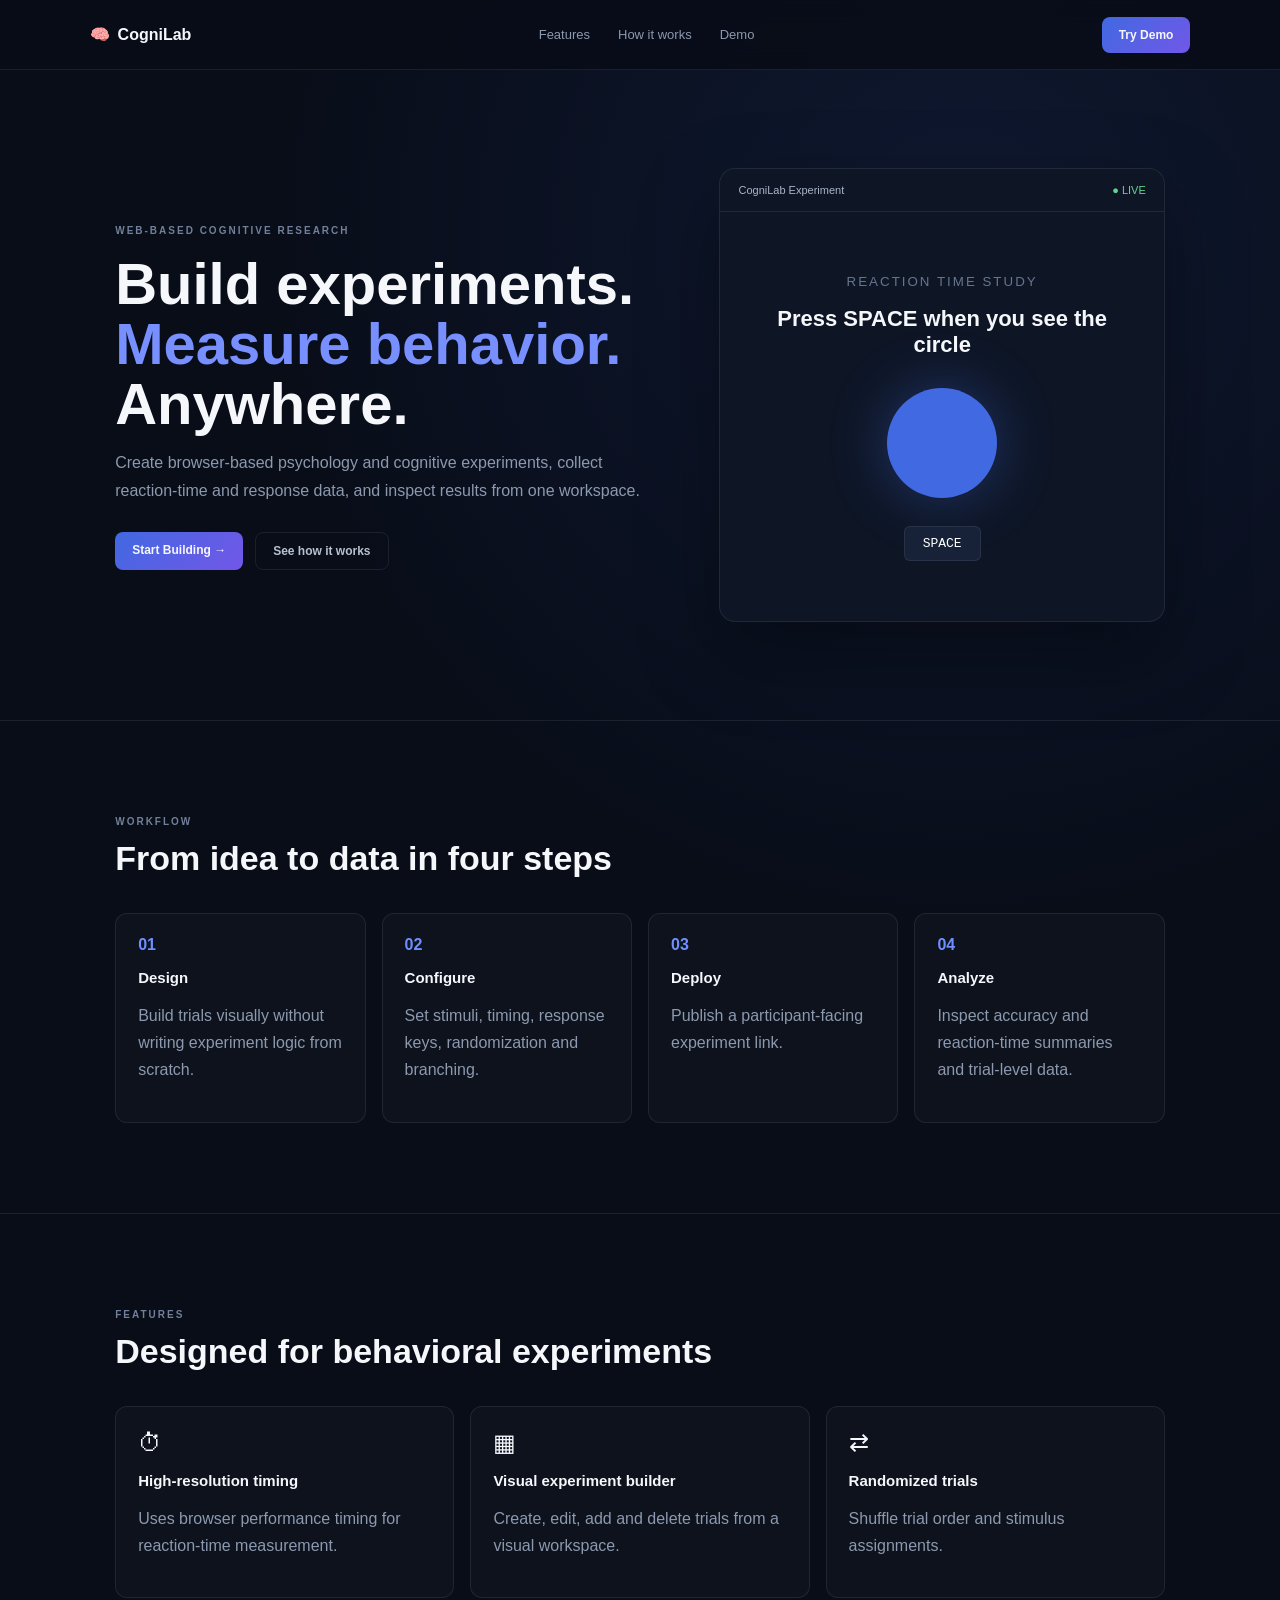
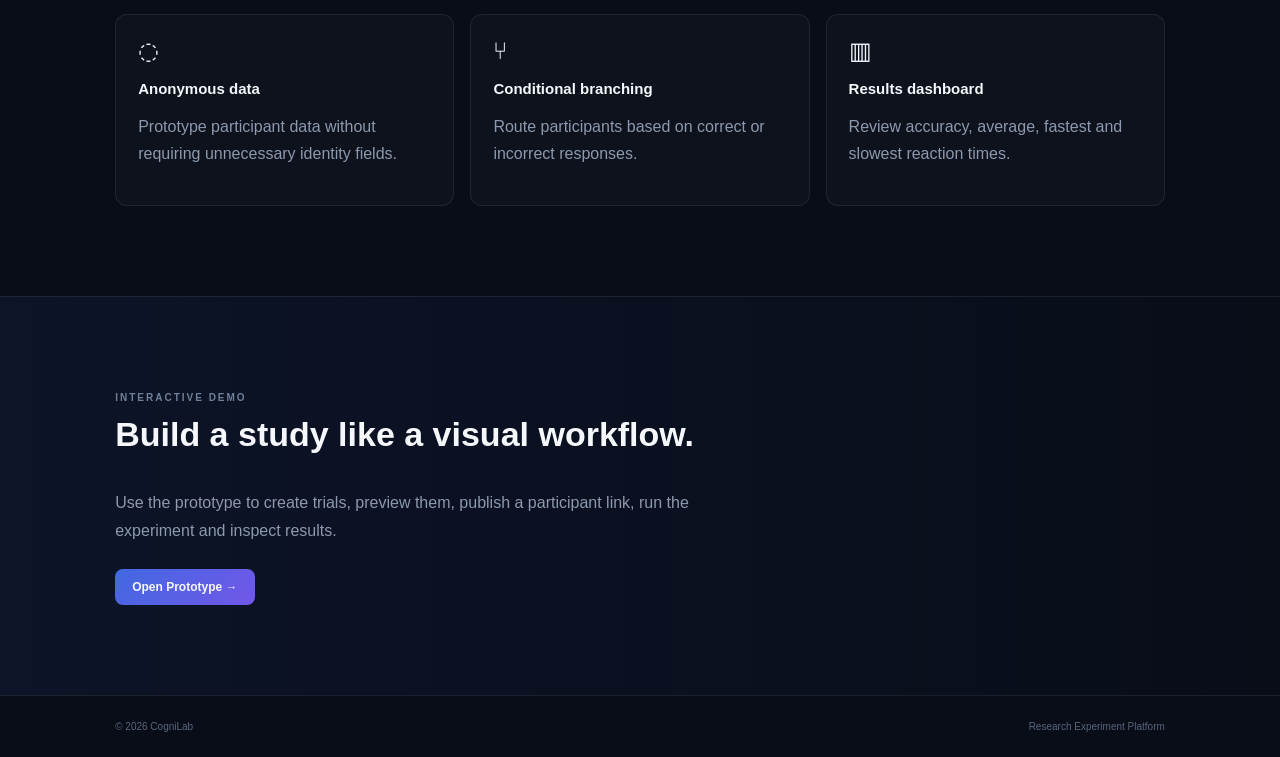
<file: index.html>
<!DOCTYPE html>
<html lang="en">

<head>
    <meta charset="UTF-8">
    <meta name="viewport" content="width=device-width, initial-scale=1.0">

    <title>CogniLab | Cognitive Research Platform</title>

    <link rel="stylesheet" href="style.css">
</head>

<body>

    <!-- =========================
         NAVBAR
    ========================== -->

    <header class="nav">

        <a href="index.html" class="brand">
            <span>🧠</span>
            CogniLab
        </a>

        <nav>

            <a href="#features">
                Features
            </a>

            <a href="#workflow">
                How it works
            </a>

            <a href="#demo">
                Demo
            </a>

        </nav>

        <a
            href="login.html"
            class="nav-cta"
        >
            Try Demo
        </a>

    </header>


    <main>

        <!-- =========================
             HERO
        ========================== -->

        <section class="hero">

            <div class="hero-copy">

                <span class="eyebrow">
                    WEB-BASED COGNITIVE RESEARCH
                </span>

                <h1>
                    Build experiments.
                    <br>

                    <span>
                        Measure behavior.
                    </span>

                    <br>

                    Anywhere.
                </h1>

                <p>
                    Create browser-based psychology and cognitive
                    experiments, collect reaction-time and response
                    data, and inspect results from one workspace.
                </p>

                <div class="actions">

                    <a
                        href="login.html"
                        class="btn primary"
                    >
                        Start Building →
                    </a>

                    <a
                        href="#workflow"
                        class="btn ghost"
                    >
                        See how it works
                    </a>

                </div>

            </div>


            <!-- Experiment Preview -->

            <div class="hero-card">

                <div class="mock-top">

                    <span>
                        CogniLab Experiment
                    </span>

                    <span class="live">
                        ● LIVE
                    </span>

                </div>


                <div class="mock-body">

                    <small>
                        REACTION TIME STUDY
                    </small>

                    <h3>
                        Press SPACE when you see
                        the circle
                    </h3>

                    <div class="mock-circle"></div>

                    <kbd>
                        SPACE
                    </kbd>

                </div>

            </div>

        </section>


        <!-- =========================
             WORKFLOW
        ========================== -->

        <section
            id="workflow"
            class="section"
        >

            <span class="eyebrow">
                WORKFLOW
            </span>

            <h2>
                From idea to data in four steps
            </h2>


            <div class="grid4">

                <article>

                    <b>
                        01
                    </b>

                    <h3>
                        Design
                    </h3>

                    <p>
                        Build trials visually without
                        writing experiment logic from
                        scratch.
                    </p>

                </article>


                <article>

                    <b>
                        02
                    </b>

                    <h3>
                        Configure
                    </h3>

                    <p>
                        Set stimuli, timing, response
                        keys, randomization and
                        branching.
                    </p>

                </article>


                <article>

                    <b>
                        03
                    </b>

                    <h3>
                        Deploy
                    </h3>

                    <p>
                        Publish a participant-facing
                        experiment link.
                    </p>

                </article>


                <article>

                    <b>
                        04
                    </b>

                    <h3>
                        Analyze
                    </h3>

                    <p>
                        Inspect accuracy and reaction-time
                        summaries and trial-level data.
                    </p>

                </article>

            </div>

        </section>


        <!-- =========================
             FEATURES
        ========================== -->

        <section
            id="features"
            class="section"
        >

            <span class="eyebrow">
                FEATURES
            </span>

            <h2>
                Designed for behavioral experiments
            </h2>


            <div class="feature-grid">

                <article>

                    <span>
                        ⏱
                    </span>

                    <h3>
                        High-resolution timing
                    </h3>

                    <p>
                        Uses browser performance timing
                        for reaction-time measurement.
                    </p>

                </article>


                <article>

                    <span>
                        ▦
                    </span>

                    <h3>
                        Visual experiment builder
                    </h3>

                    <p>
                        Create, edit, add and delete trials
                        from a visual workspace.
                    </p>

                </article>


                <article>

                    <span>
                        ⇄
                    </span>

                    <h3>
                        Randomized trials
                    </h3>

                    <p>
                        Shuffle trial order and
                        stimulus assignments.
                    </p>

                </article>


                <article>

                    <span>
                        ◌
                    </span>

                    <h3>
                        Anonymous data
                    </h3>

                    <p>
                        Prototype participant data
                        without requiring unnecessary
                        identity fields.
                    </p>

                </article>


                <article>

                    <span>
                        ⑂
                    </span>

                    <h3>
                        Conditional branching
                    </h3>

                    <p>
                        Route participants based on
                        correct or incorrect responses.
                    </p>

                </article>


                <article>

                    <span>
                        ▥
                    </span>

                    <h3>
                        Results dashboard
                    </h3>

                    <p>
                        Review accuracy, average,
                        fastest and slowest reaction times.
                    </p>

                </article>

            </div>

        </section>


        <!-- =========================
             DEMO
        ========================== -->

        <section
            id="demo"
            class="demo section"
        >

            <div>

                <span class="eyebrow">
                    INTERACTIVE DEMO
                </span>

                <h2>
                    Build a study like a
                    visual workflow.
                </h2>

                <p>
                    Use the prototype to create trials,
                    preview them, publish a participant
                    link, run the experiment and inspect
                    results.
                </p>

                <a
                    href="login.html"
                    class="btn primary"
                >
                    Open Prototype →
                </a>

            </div>

        </section>

    </main>


    <!-- =========================
         FOOTER
    ========================== -->

    <footer>

        <span>
            © 2026 CogniLab
        </span>

        <span>
            Research Experiment Platform
        </span>

    </footer>

</body>

</html>
</file>
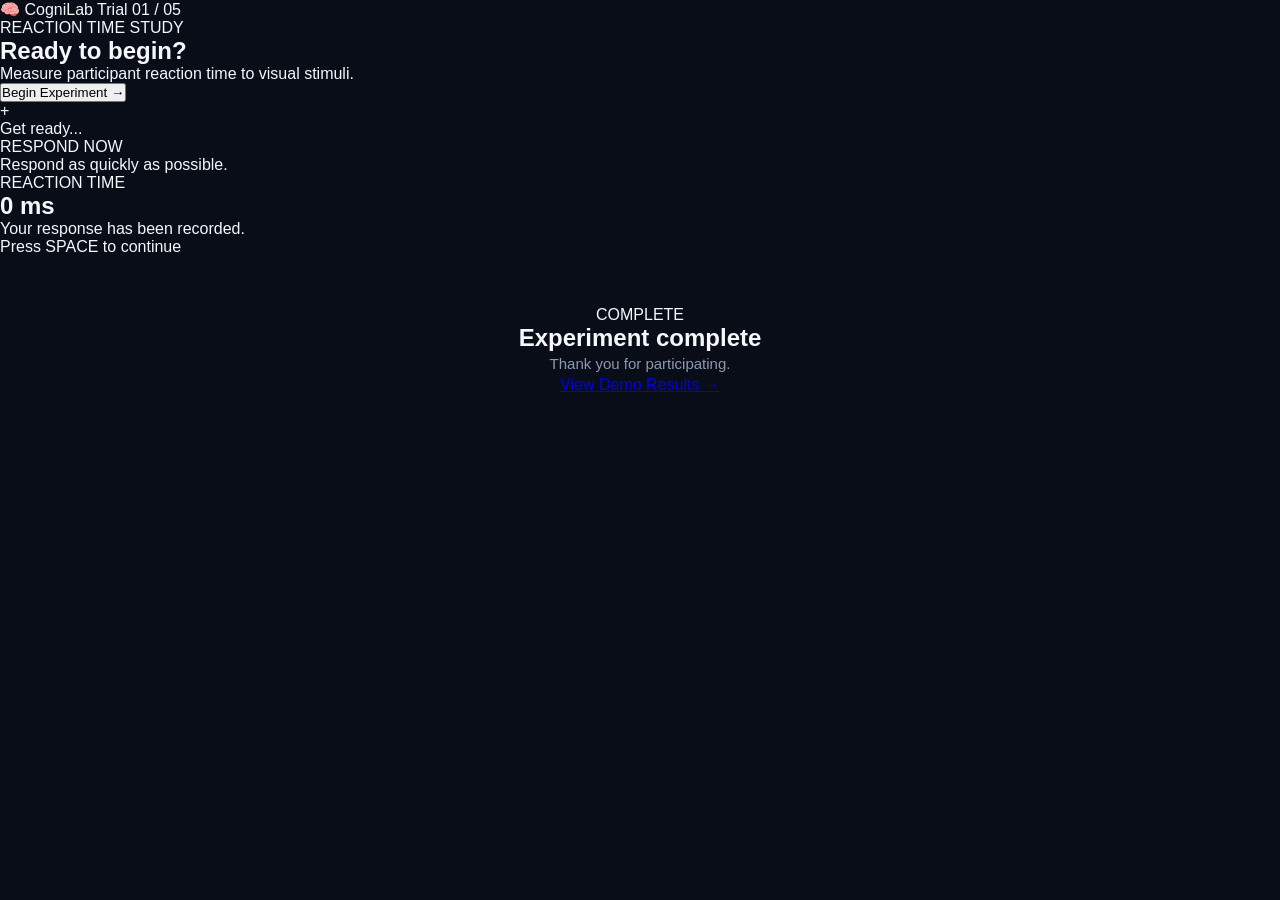
<file: experiment.html>
<!DOCTYPE html>
<html lang="en">

<head>

    <meta charset="UTF-8">

    <meta
        name="viewport"
        content="width=device-width, initial-scale=1.0"
    >

    <title>
        Participant Experiment | CogniLab
    </title>

    <link
        rel="stylesheet"
        href="experiment.css"
    >

</head>


<body>

    <div class="experiment-shell">


        <!-- =========================
             TOP BAR
        ========================== -->

        <div class="topbar">

            <span>
                🧠 CogniLab
            </span>


            <span class="progress-area">

                <span>
                    Trial 01 / 05
                </span>

            </span>

        </div>



        <!-- =========================
             INSTRUCTION SCREEN
        ========================== -->

        <section
            class="experiment-screen instruction-screen active"
        >

            <span class="eyebrow">
                REACTION TIME STUDY
            </span>


            <h1>
                Ready to begin?
            </h1>


            <p>
                You will see visual stimuli.
                Respond as quickly and accurately
                as possible.
            </p>


            <button
                class="begin-button"
                type="button"
            >
                Begin Experiment →
            </button>

        </section>



        <!-- =========================
             FIXATION SCREEN
        ========================== -->

        <section
            class="experiment-screen fixation-screen"
        >

            <div class="fixation">
                +
            </div>


            <p>
                Get ready...
            </p>

        </section>



        <!-- =========================
             STIMULUS SCREEN
        ========================== -->

        <section
            class="experiment-screen stimulus-screen"
        >

            <span class="eyebrow">
                RESPOND NOW
            </span>


            <div id="stimulus">
            </div>


            <p>
                Respond as quickly as possible.
            </p>

        </section>



        <!-- =========================
             RESPONSE SCREEN
        ========================== -->

        <section
            class="experiment-screen response-screen"
        >

            <div class="response-content">

                <span class="eyebrow">
                    REACTION TIME
                </span>


                <h1>
                    0
                    <span>
                        ms
                    </span>
                </h1>


                <p>
                    Your response has been recorded.
                </p>


                <p>
                    Press SPACE to continue
                </p>

            </div>

        </section>



        <!-- =========================
             COMPLETION SCREEN
        ========================== -->

        <section
            class="experiment-screen completion-screen"
        >

            <span class="eyebrow">
                COMPLETE
            </span>


            <h1>
                Experiment complete
            </h1>


            <p>
                Thank you for participating.
            </p>


            <a
                href="results.html"
                class="results-button"
            >
                View Demo Results →
            </a>

        </section>

    </div>


    <!-- =========================
         JAVASCRIPT
    ========================== -->

    <script src="experiment.js"></script>

</body>

</html>
</file>
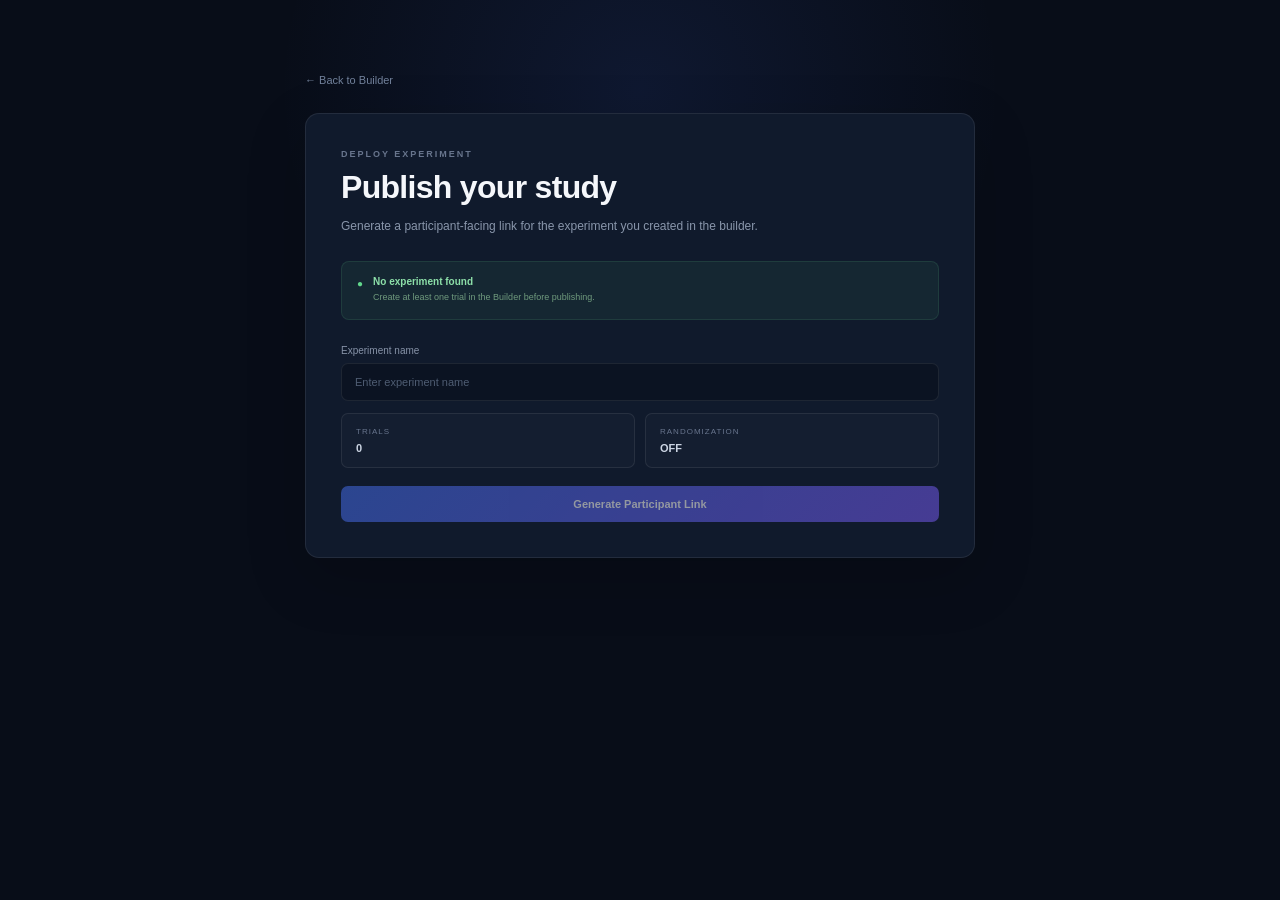
<file: publish.html>
<!DOCTYPE html>
<html lang="en">

<head>

    <meta charset="UTF-8">

    <meta
        name="viewport"
        content="width=device-width, initial-scale=1.0"
    >

    <title>
        Publish | CogniLab
    </title>

    <link
        rel="stylesheet"
        href="publish.css"
    >

</head>


<body>


    <main class="page">


        <!-- =====================================
             BACK LINK
        ====================================== -->

        <a
            href="builder.html"
            class="back"
        >
            ← Back to Builder
        </a>



        <!-- =====================================
             PUBLISH CARD
        ====================================== -->

        <section class="card">


            <span class="eyebrow">
                DEPLOY EXPERIMENT
            </span>


            <h1>
                Publish your study
            </h1>


            <p>
                Generate a participant-facing link
                for the experiment you created in
                the builder.
            </p>



            <!-- =================================
                 STATUS
            ================================== -->

            <div
                class="status"
                id="status"
            >

                <span>
                    ●
                </span>

                <div>

                    <strong>
                        Ready to publish
                    </strong>

                    <small>
                        Your experiment is stored
                        in this browser.
                    </small>

                </div>

            </div>



            <!-- =================================
                 EXPERIMENT NAME
            ================================== -->

            <label for="name">

                Experiment name

            </label>


            <input
                id="name"
                type="text"
                placeholder="Enter experiment name"
                autocomplete="off"
            >



            <!-- =================================
                 EXPERIMENT SUMMARY
            ================================== -->

            <div
                class="summary"
                id="summary"
            >

                <div>

                    <span>
                        TRIALS
                    </span>

                    <strong id="trialCount">
                        0
                    </strong>

                </div>


                <div>

                    <span>
                        RANDOMIZATION
                    </span>

                    <strong id="randomization">
                        OFF
                    </strong>

                </div>

            </div>



            <!-- =================================
                 PUBLISH BUTTON
            ================================== -->

            <button
                id="publish"
                type="button"
            >
                Generate Participant Link
            </button>



            <!-- =================================
                 GENERATED LINK
            ================================== -->

            <div
                id="result"
                class="result hidden"
            >

                <span class="result-label">
                    PARTICIPANT LINK
                </span>


                <div class="link-row">

                    <input
                        id="link"
                        type="text"
                        readonly
                    >


                    <button
                        id="copy"
                        type="button"
                    >
                        Copy
                    </button>

                </div>


                <div class="result-actions">

                    <a
                        id="open"
                        href="experiment.html"
                    >
                        Open participant experiment →
                    </a>

                </div>


                <p class="prototype-note">
                    This prototype link opens the
                    participant experiment in the
                    current frontend application.
                    Backend-generated public study
                    URLs will be added later.
                </p>

            </div>


        </section>


    </main>


    <script src="publish.js"></script>

</body>

</html>
</file>
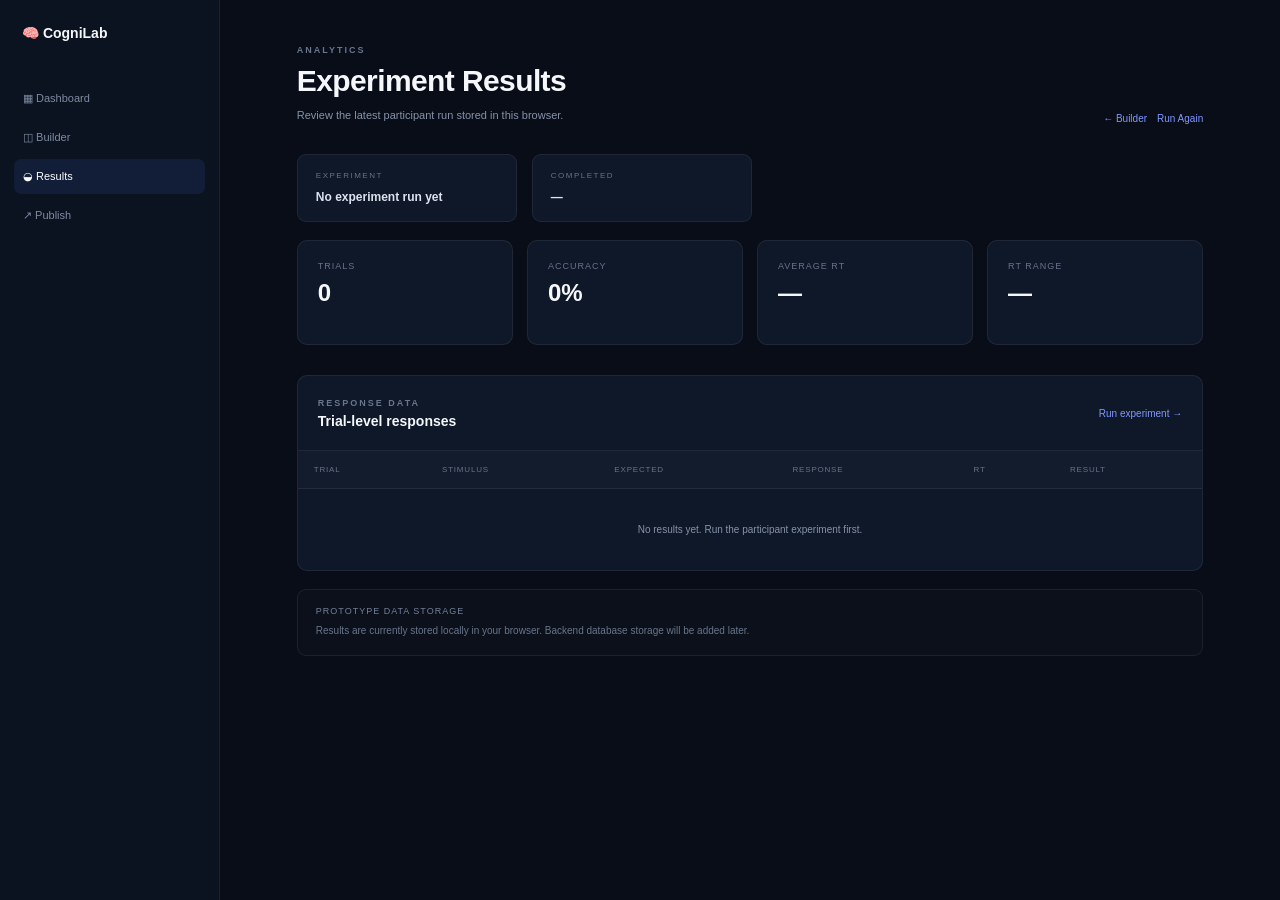
<file: results.html>
<!DOCTYPE html>
<html lang="en">

<head>

    <meta charset="UTF-8">

    <meta
        name="viewport"
        content="width=device-width, initial-scale=1.0"
    >

    <title>
        Results | CogniLab
    </title>

    <link
        rel="stylesheet"
        href="results.css"
    >

</head>


<body>


    <!-- =========================================
         SIDEBAR
    ========================================== -->

    <aside class="sidebar">

        <a
            class="brand"
            href="dashboard.html"
        >
            🧠 CogniLab
        </a>


        <nav>

            <a href="dashboard.html">
                ▦ Dashboard
            </a>

            <a href="builder.html">
                ◫ Builder
            </a>

            <a
                class="active"
                href="results.html"
            >
                ◒ Results
            </a>

            <a href="publish.html">
                ↗ Publish
            </a>

        </nav>

    </aside>



    <!-- =========================================
         MAIN CONTENT
    ========================================== -->

    <main>


        <!-- HEADER -->

        <header>

            <div>

                <span class="eyebrow">
                    ANALYTICS
                </span>


                <h1>
                    Experiment Results
                </h1>


                <p>
                    Review the latest participant run
                    stored in this browser.
                </p>

            </div>


            <div class="header-actions">

                <a href="builder.html">
                    ← Builder
                </a>

                <a href="experiment.html">
                    Run Again
                </a>

            </div>

        </header>



        <!-- =====================================
             EXPERIMENT INFORMATION
        ====================================== -->

        <section class="experiment-info">

            <div>

                <span>
                    EXPERIMENT
                </span>

                <strong id="experimentName">
                    —
                </strong>

            </div>


            <div>

                <span>
                    COMPLETED
                </span>

                <strong id="completedAt">
                    —
                </strong>

            </div>

        </section>



        <!-- =====================================
             SUMMARY STATISTICS
        ====================================== -->

        <section class="stats">


            <article>

                <span>
                    TRIALS
                </span>

                <b id="total">
                    0
                </b>

            </article>


            <article>

                <span>
                    ACCURACY
                </span>

                <b id="accuracy">
                    0%
                </b>

            </article>


            <article>

                <span>
                    AVERAGE RT
                </span>

                <b id="average">
                    —
                </b>

            </article>


            <article>

                <span>
                    RT RANGE
                </span>

                <b id="range">
                    —
                </b>

            </article>


        </section>



        <!-- =====================================
             TRIAL RESULTS TABLE
        ====================================== -->

        <section class="panel">


            <div class="panel-head">

                <div>

                    <span class="eyebrow">
                        RESPONSE DATA
                    </span>

                    <h2>
                        Trial-level responses
                    </h2>

                </div>


                <a href="experiment.html">
                    Run experiment →
                </a>

            </div>



            <div class="table-wrap">

                <table>

                    <thead>

                        <tr>

                            <th>
                                Trial
                            </th>

                            <th>
                                Stimulus
                            </th>

                            <th>
                                Expected
                            </th>

                            <th>
                                Response
                            </th>

                            <th>
                                RT
                            </th>

                            <th>
                                Result
                            </th>

                        </tr>

                    </thead>


                    <tbody id="rows">

                        <tr>

                            <td
                                colspan="6"
                                class="empty"
                            >
                                No results yet.
                                Run the participant
                                experiment first.
                            </td>

                        </tr>

                    </tbody>

                </table>

            </div>

        </section>



        <!-- =====================================
             FOOTER NOTE
        ====================================== -->

        <div class="data-note">

            <span>
                Prototype data storage
            </span>

            <p>
                Results are currently stored locally
                in your browser. Backend database
                storage will be added later.
            </p>

        </div>


    </main>


    <script src="results.js"></script>

</body>

</html>
</file>
<file: style.css>
:root {
    --bg: #080d18;
    --panel: #0e1626;
    --panel2: #111c30;

    --text: #f5f7fb;
    --muted: #8c99ae;

    --line: rgba(255, 255, 255, 0.08);

    --blue: #4169e1;
    --purple: #7257e8;
    --green: #61d68b;
}


/* =========================
   RESET
========================= */

* {
    box-sizing: border-box;
}


html {
    scroll-behavior: smooth;
}


body {
    margin: 0;

    background:
        radial-gradient(
            circle at 75% 10%,
            rgba(65, 105, 225, 0.12),
            transparent 30%
        ),
        var(--bg);

    color: var(--text);

    font-family:
        Arial,
        Helvetica,
        sans-serif;
}


a {
    color: inherit;
    text-decoration: none;
}


/* =========================
   NAVBAR
========================= */

.nav {
    height: 70px;

    padding: 0 7%;

    display: flex;
    align-items: center;
    justify-content: space-between;

    border-bottom: 1px solid var(--line);

    position: sticky;
    top: 0;

    background: rgba(8, 13, 24, 0.9);

    backdrop-filter: blur(12px);

    z-index: 5;
}


.brand {
    font-weight: 700;

    display: flex;
    align-items: center;

    gap: 8px;
}


.nav nav {
    display: flex;

    gap: 28px;

    color: var(--muted);

    font-size: 13px;
}


.nav nav a {
    transition: 0.2s;
}


.nav nav a:hover {
    color: white;
}


.nav-cta {
    border-radius: 8px;

    padding: 11px 17px;

    font-size: 12px;

    font-weight: 700;

    background:
        linear-gradient(
            135deg,
            var(--blue),
            var(--purple)
        );
}


/* =========================
   BUTTONS
========================= */

.btn {
    border-radius: 8px;

    padding: 11px 17px;

    font-size: 12px;

    font-weight: 700;

    display: inline-block;

    transition:
        transform 0.2s,
        opacity 0.2s;
}


.btn:hover {
    transform: translateY(-2px);

    opacity: 0.92;
}


.primary {
    background:
        linear-gradient(
            135deg,
            var(--blue),
            var(--purple)
        );
}


.ghost {
    border: 1px solid var(--line);

    color: #b8c1d1;
}


/* =========================
   HERO
========================= */

.hero {
    min-height: 650px;

    padding: 90px 9%;

    display: grid;

    grid-template-columns:
        1.1fr
        0.9fr;

    gap: 60px;

    align-items: center;
}


.hero-copy {
    max-width: 700px;
}


.eyebrow {
    font-size: 10px;

    letter-spacing: 2px;

    color: #71809a;

    font-weight: 700;
}


.hero h1 {
    font-size: 58px;

    line-height: 1.03;

    margin: 16px 0;
}


.hero h1 span {
    color: #7890ff;
}


.hero p {
    color: var(--muted);

    line-height: 1.7;

    max-width: 650px;
}


.actions {
    display: flex;

    gap: 12px;

    margin-top: 28px;
}


/* =========================
   HERO MOCKUP
========================= */

.hero-card {
    background: var(--panel);

    border: 1px solid var(--line);

    border-radius: 16px;

    box-shadow:
        0 30px 80px rgba(0, 0, 0, 0.35);

    overflow: hidden;
}


.mock-top {
    padding: 15px 18px;

    border-bottom: 1px solid var(--line);

    font-size: 11px;

    color: #aab5c8;

    display: flex;

    justify-content: space-between;
}


.live {
    color: var(--green);
}


.mock-body {
    text-align: center;

    padding: 60px 30px;
}


.mock-body small {
    color: #66758e;

    letter-spacing: 2px;
}


.mock-body h3 {
    font-size: 22px;

    max-width: 400px;

    margin:
        16px
        auto
        30px;
}


.mock-circle {
    width: 110px;

    height: 110px;

    border-radius: 50%;

    background: #4169e1;

    margin: auto;

    box-shadow:
        0 0 55px
        rgba(65, 105, 225, 0.35);
}


kbd {
    display: inline-block;

    margin-top: 28px;

    padding: 9px 18px;

    background: #172238;

    border: 1px solid var(--line);

    border-radius: 6px;

    color: #fff;
}


/* =========================
   SECTIONS
========================= */

.section {
    padding: 90px 9%;

    border-top: 1px solid var(--line);
}


.section h2 {
    font-size: 34px;

    margin:
        10px
        0
        35px;
}


.section p {
    color: var(--muted);

    line-height: 1.7;
}


/* =========================
   WORKFLOW
========================= */

.grid4 {
    display: grid;

    grid-template-columns:
        repeat(4, 1fr);

    gap: 16px;
}


.grid4 article {
    background:
        rgba(255, 255, 255, 0.025);

    border: 1px solid var(--line);

    border-radius: 12px;

    padding: 22px;

    transition:
        transform 0.2s,
        border-color 0.2s;
}


.grid4 article:hover {
    transform: translateY(-4px);

    border-color:
        rgba(65, 105, 225, 0.35);
}


.grid4 b {
    color: #6f8fff;
}


.grid4 h3 {
    font-size: 15px;
}


/* =========================
   FEATURES
========================= */

.feature-grid {
    display: grid;

    grid-template-columns:
        repeat(3, 1fr);

    gap: 16px;
}


.feature-grid article {
    background:
        rgba(255, 255, 255, 0.025);

    border: 1px solid var(--line);

    border-radius: 12px;

    padding: 22px;

    transition:
        transform 0.2s,
        border-color 0.2s;
}


.feature-grid article:hover {
    transform: translateY(-4px);

    border-color:
        rgba(65, 105, 225, 0.35);
}


.feature-grid span {
    font-size: 24px;
}


.feature-grid h3 {
    font-size: 15px;
}


/* =========================
   DEMO
========================= */

.demo {
    background:
        linear-gradient(
            90deg,
            rgba(65, 105, 225, 0.08),
            transparent
        );
}


.demo h2 {
    max-width: 650px;
}


.demo p {
    max-width: 650px;

    margin-bottom: 25px;
}


/* =========================
   FOOTER
========================= */

footer {
    padding: 25px 9%;

    border-top: 1px solid var(--line);

    display: flex;

    justify-content: space-between;

    color: #59667d;

    font-size: 10px;
}


/* =========================
   RESPONSIVE
========================= */

@media (max-width: 850px) {

    .hero {
        grid-template-columns: 1fr;
    }


    .grid4,
    .feature-grid {
        grid-template-columns:
            1fr 1fr;
    }


    .nav nav {
        display: none;
    }


    .hero h1 {
        font-size: 42px;
    }

}


@media (max-width: 550px) {

    .hero {
        padding:
            60px 6%;
    }


    .section {
        padding:
            60px 6%;
    }


    .grid4,
    .feature-grid {
        grid-template-columns: 1fr;
    }


    .actions {
        flex-direction: column;
    }


    .btn {
        text-align: center;
    }


    footer {
        padding:
            20px 6%;

        flex-direction: column;

        gap: 8px;
    }

}
</file>
<file: experiment.css>
/* =========================================================
   CogniLab Participant Experiment
========================================================= */

* {
    margin: 0;
    padding: 0;
    box-sizing: border-box;
}

html,
body {
    width: 100%;
    min-height: 100%;
}

body {
    font-family: Arial, Helvetica, sans-serif;

    background: #080d18;
    color: #f5f7fb;

    min-height: 100vh;
}


/* =========================================================
   EXPERIMENT CONTAINER
========================================================= */

.experiment-page {
    min-height: 100vh;

    display: flex;
    align-items: center;
    justify-content: center;

    padding: 40px 20px;
}

.experiment-container {
    width: 100%;
    max-width: 900px;

    background: #0e1626;

    border: 1px solid rgba(255, 255, 255, 0.08);

    border-radius: 18px;

    padding: 50px;

    box-shadow:
        0 25px 70px rgba(0, 0, 0, 0.35);
}


/* =========================================================
   HEADER
========================================================= */

.experiment-header {
    text-align: center;

    margin-bottom: 40px;
}

.experiment-header h1 {
    font-size: 32px;

    margin-bottom: 12px;
}

.experiment-header p {
    color: #8c99ae;

    font-size: 15px;

    line-height: 1.6;
}


/* =========================================================
   PROGRESS
========================================================= */

.progress-container {
    margin-bottom: 35px;
}

.progress-info {
    display: flex;

    justify-content: space-between;

    margin-bottom: 9px;

    color: #8c99ae;

    font-size: 13px;
}

.progress-bar {
    width: 100%;
    height: 7px;

    background: rgba(255, 255, 255, 0.08);

    border-radius: 10px;

    overflow: hidden;
}

.progress-fill {
    width: 0%;

    height: 100%;

    background: linear-gradient(
        90deg,
        #4169e1,
        #7257e8
    );

    border-radius: 10px;

    transition: width 0.25s ease;
}


/* =========================================================
   TRIAL AREA
========================================================= */

.trial-area {
    min-height: 350px;

    display: flex;
    flex-direction: column;

    align-items: center;
    justify-content: center;

    text-align: center;

    padding: 35px 20px;
}


/* =========================================================
   TRIAL TITLE
========================================================= */

.trial-title {
    font-size: 24px;

    margin-bottom: 15px;
}

.trial-description {
    max-width: 650px;

    color: #8c99ae;

    font-size: 16px;

    line-height: 1.6;

    margin-bottom: 30px;
}


/* =========================================================
   STIMULUS
========================================================= */

.stimulus {
    display: flex;

    align-items: center;
    justify-content: center;

    min-height: 160px;

    width: 100%;

    margin-bottom: 30px;

    font-size: 26px;
    font-weight: 600;

    color: #f5f7fb;
}


/* Text stimulus */

.stimulus-text {
    padding: 25px 35px;

    border-radius: 14px;

    background: rgba(65, 105, 225, 0.08);

    border: 1px solid rgba(65, 105, 225, 0.18);
}


/* Circle stimulus */

.stimulus-circle {
    width: 150px;
    height: 150px;

    border-radius: 50%;

    margin: auto;
}


/* Square stimulus */

.stimulus-square {
    width: 150px;
    height: 150px;

    border-radius: 12px;

    margin: auto;
}


/* =========================================================
   RESPONSE AREA
========================================================= */

.response-area {
    width: 100%;

    display: flex;
    flex-direction: column;

    align-items: center;

    gap: 18px;
}

.response-instruction {
    color: #8c99ae;

    font-size: 14px;
}


/* =========================================================
   RESPONSE BUTTONS
========================================================= */

.response-buttons {
    display: flex;

    justify-content: center;

    flex-wrap: wrap;

    gap: 12px;

    width: 100%;
}

.response-button {
    min-width: 130px;

    padding: 13px 20px;

    border-radius: 9px;

    border: 1px solid rgba(255, 255, 255, 0.1);

    background: #111c30;

    color: #f5f7fb;

    font-size: 14px;
    font-weight: 600;

    cursor: pointer;

    transition: 0.2s;
}

.response-button:hover {
    border-color: #4169e1;

    background: rgba(65, 105, 225, 0.12);

    transform: translateY(-1px);
}

.response-button:active {
    transform: translateY(0);
}


/* =========================================================
   KEYBOARD RESPONSE
========================================================= */

.keyboard-hint {
    margin-top: 10px;

    padding: 10px 15px;

    border-radius: 8px;

    background: rgba(255, 255, 255, 0.05);

    color: #8c99ae;

    font-size: 13px;
}

.keyboard-key {
    display: inline-block;

    min-width: 35px;

    padding: 4px 9px;

    margin: 0 3px;

    border-radius: 5px;

    background: #18243a;

    border: 1px solid rgba(255, 255, 255, 0.12);

    color: #f5f7fb;

    font-weight: 700;
}


/* =========================================================
   START / NEXT BUTTON
========================================================= */

.experiment-button {
    padding: 14px 30px;

    border: none;

    border-radius: 9px;

    background: linear-gradient(
        135deg,
        #4169e1,
        #7257e8
    );

    color: white;

    font-size: 15px;
    font-weight: 700;

    cursor: pointer;

    transition: 0.2s;
}

.experiment-button:hover {
    opacity: 0.92;

    transform: translateY(-1px);
}

.experiment-button:disabled {
    opacity: 0.5;

    cursor: not-allowed;

    transform: none;
}


/* =========================================================
   FEEDBACK
========================================================= */

.feedback {
    min-height: 25px;

    margin-top: 20px;

    font-size: 14px;

    font-weight: 600;
}

.feedback.correct {
    color: #61d68b;
}

.feedback.incorrect {
    color: #ff7b8a;
}


/* =========================================================
   COMPLETION SCREEN
========================================================= */

.completion-screen {
    text-align: center;

    padding: 50px 20px;
}

.completion-icon {
    width: 70px;
    height: 70px;

    display: flex;

    align-items: center;
    justify-content: center;

    margin: 0 auto 25px;

    border-radius: 50%;

    background: rgba(97, 214, 139, 0.12);

    border: 1px solid rgba(97, 214, 139, 0.25);

    color: #61d68b;

    font-size: 32px;
}

.completion-screen h2 {
    font-size: 28px;

    margin-bottom: 12px;
}

.completion-screen p {
    color: #8c99ae;

    font-size: 15px;

    line-height: 1.6;
}


/* =========================================================
   LOADING
========================================================= */

.loading-screen {
    text-align: center;

    padding: 60px 20px;
}

.loading-spinner {
    width: 42px;
    height: 42px;

    margin: 0 auto 20px;

    border: 3px solid rgba(255, 255, 255, 0.1);

    border-top-color: #4169e1;

    border-radius: 50%;

    animation: spin 0.8s linear infinite;
}

.loading-screen p {
    color: #8c99ae;

    font-size: 14px;
}

@keyframes spin {

    from {
        transform: rotate(0deg);
    }

    to {
        transform: rotate(360deg);
    }

}


/* =========================================================
   ERROR
========================================================= */

.error-screen {
    text-align: center;

    padding: 50px 20px;
}

.error-screen h2 {
    color: #ff7b8a;

    margin-bottom: 12px;
}

.error-screen p {
    color: #8c99ae;

    line-height: 1.6;
}


/* =========================================================
   FOOTER
========================================================= */

.experiment-footer {
    margin-top: 30px;

    padding-top: 20px;

    border-top: 1px solid rgba(255, 255, 255, 0.07);

    text-align: center;

    color: #66748b;

    font-size: 12px;
}


/* =========================================================
   FULLSCREEN MODE
========================================================= */

.experiment-page.fullscreen {
    padding: 0;
}

.experiment-page.fullscreen .experiment-container {
    max-width: none;

    min-height: 100vh;

    border: none;

    border-radius: 0;

    box-shadow: none;

    display: flex;

    flex-direction: column;

    justify-content: center;
}


/* =========================================================
   RESPONSIVE
========================================================= */

@media (max-width: 700px) {

    .experiment-page {
        padding: 15px;
    }

    .experiment-container {
        padding: 30px 20px;

        border-radius: 14px;
    }

    .experiment-header h1 {
        font-size: 26px;
    }

    .trial-title {
        font-size: 21px;
    }

    .stimulus-circle,
    .stimulus-square {
        width: 110px;
        height: 110px;
    }

    .response-buttons {
        flex-direction: column;

        align-items: stretch;
    }

    .response-button {
        width: 100%;
    }

}


/* =========================================================
   ACCESSIBILITY
========================================================= */

button:focus-visible,
input:focus-visible {
    outline: 2px solid #4169e1;

    outline-offset: 3px;
}
</file>
<file: publish.css>
/* =========================================
   COGNILAB - PUBLISH PAGE
========================================= */

:root {
    --bg: #080d18;
    --panel: #101a2c;

    --text: #f5f7fb;
    --muted: #8996ab;
    --subtle: #68758d;

    --line: rgba(255, 255, 255, 0.08);

    --blue: #4169e1;
    --purple: #7257e8;

    --green: #61d68b;
}


/* =========================================
   RESET
========================================= */

* {
    box-sizing: border-box;
}


html,
body {
    margin: 0;

    min-height: 100%;
}


body {

    min-height: 100vh;

    background:
        radial-gradient(
            circle at 50% 10%,
            rgba(65, 105, 225, 0.12),
            transparent 35%
        ),
        var(--bg);

    color: var(--text);

    font-family:
        Arial,
        Helvetica,
        sans-serif;
}


/* =========================================
   PAGE
========================================= */

.page {

    width: 100%;

    max-width: 720px;

    margin: 0 auto;

    padding:
        70px 25px 60px;
}


/* =========================================
   BACK LINK
========================================= */

.back {

    display: inline-block;

    color: #71809a;

    text-decoration: none;

    font-size: 11px;

    transition:
        color 0.15s ease;
}


.back:hover {

    color: #a9b6cb;
}


/* =========================================
   MAIN CARD
========================================= */

.card {

    margin-top: 25px;

    padding: 35px;

    background: var(--panel);

    border:
        1px solid var(--line);

    border-radius: 14px;

    box-shadow:
        0 20px 60px rgba(0, 0, 0, 0.18);
}


/* =========================================
   EYEBROW
========================================= */

.eyebrow {

    display: block;

    font-size: 9px;

    letter-spacing: 2px;

    color: var(--subtle);

    font-weight: bold;
}


/* =========================================
   HEADING
========================================= */

.card h1 {

    margin:
        10px 0 10px;

    font-size: 32px;

    line-height: 1.15;

    letter-spacing: -0.7px;
}


.card > p {

    margin: 0;

    max-width: 580px;

    color: var(--muted);

    line-height: 1.7;

    font-size: 12px;
}


/* =========================================
   STATUS
========================================= */

.status {

    margin:
        25px 0;

    padding:
        14px 15px;

    display: flex;

    align-items: flex-start;

    gap: 10px;

    background:
        rgba(97, 214, 139, 0.07);

    border:
        1px solid rgba(97, 214, 139, 0.12);

    border-radius: 8px;

    color: var(--green);
}


.status > span {

    font-size: 10px;

    line-height: 1.5;
}


.status strong {

    display: block;

    color: #8de0a9;

    font-size: 10px;

    font-weight: 600;
}


.status small {

    display: block;

    margin-top: 4px;

    color: #6f9a7d;

    font-size: 9px;

    line-height: 1.5;
}


/* =========================================
   FORM LABEL
========================================= */

.card > label {

    display: block;

    margin-bottom: 7px;

    color: #8793a8;

    font-size: 10px;
}


/* =========================================
   INPUT
========================================= */

.card input {

    width: 100%;

    min-width: 0;

    padding:
        12px 13px;

    background: #0b1322;

    border:
        1px solid var(--line);

    border-radius: 7px;

    outline: none;

    color: white;

    font-family: inherit;

    font-size: 11px;

    transition:
        border-color 0.15s ease,
        box-shadow 0.15s ease;
}


.card input::placeholder {

    color: #4f5d73;
}


.card input:focus {

    border-color:
        rgba(65, 105, 225, 0.55);

    box-shadow:
        0 0 0 3px rgba(65, 105, 225, 0.08);
}


/* =========================================
   EXPERIMENT SUMMARY
========================================= */

.summary {

    display: grid;

    grid-template-columns:
        1fr 1fr;

    gap: 10px;

    margin-top: 12px;
}


.summary > div {

    padding:
        13px 14px;

    background:
        rgba(255, 255, 255, 0.018);

    border:
        1px solid var(--line);

    border-radius: 7px;
}


.summary span {

    display: block;

    color: var(--subtle);

    font-size: 8px;

    letter-spacing: 1px;
}


.summary strong {

    display: block;

    margin-top: 6px;

    color: #cbd4e2;

    font-size: 11px;
}


/* =========================================
   PUBLISH BUTTON
========================================= */

#publish {

    width: 100%;

    margin-top: 18px;

    padding:
        12px 16px;

    border: 0;

    border-radius: 7px;

    background:
        linear-gradient(
            135deg,
            var(--blue),
            var(--purple)
        );

    color: white;

    font-size: 11px;

    font-weight: bold;

    cursor: pointer;

    transition:
        transform 0.15s ease,
        box-shadow 0.15s ease,
        opacity 0.15s ease;
}


#publish:hover {

    transform: translateY(-1px);

    box-shadow:
        0 8px 25px rgba(65, 105, 225, 0.22);
}


#publish:active {

    transform: translateY(0);
}


#publish:disabled {

    cursor: not-allowed;

    opacity: 0.55;

    transform: none;

    box-shadow: none;
}


/* =========================================
   RESULT AREA
========================================= */

.result {

    margin-top: 25px;

    padding-top: 22px;

    border-top:
        1px solid var(--line);
}


.result-label {

    display: block;

    margin-bottom: 8px;

    color: var(--subtle);

    font-size: 9px;

    letter-spacing: 1.5px;
}


/* =========================================
   LINK ROW
========================================= */

.link-row {

    display: flex;

    gap: 8px;
}


.link-row input {

    flex: 1;

    min-width: 0;
}


#copy {

    flex-shrink: 0;

    min-width: 72px;

    padding:
        0 14px;

    border:
        1px solid rgba(65, 105, 225, 0.25);

    border-radius: 7px;

    background:
        rgba(65, 105, 225, 0.10);

    color: #91a5ff;

    font-size: 10px;

    cursor: pointer;

    transition:
        background 0.15s ease,
        color 0.15s ease;
}


#copy:hover {

    background:
        rgba(65, 105, 225, 0.18);

    color: white;
}


/* =========================================
   RESULT ACTION
========================================= */

.result-actions {

    margin-top: 15px;
}


.result-actions a {

    color: #8198ff;

    text-decoration: none;

    font-size: 10px;
}


.result-actions a:hover {

    color: #a7b6ff;
}


/* =========================================
   PROTOTYPE NOTE
========================================= */

.prototype-note {

    margin:
        17px 0 0;

    color: #66748b;

    font-size: 9px;

    line-height: 1.6;
}


/* =========================================
   HIDDEN
========================================= */

.hidden {

    display: none !important;
}


/* =========================================
   RESPONSIVE
========================================= */

@media (max-width: 600px) {

    .page {

        padding:
            40px 18px;
    }


    .card {

        padding: 25px 20px;

        border-radius: 11px;
    }


    .card h1 {

        font-size: 28px;
    }


    .summary {

        grid-template-columns:
            1fr;
    }


    .link-row {

        flex-direction: column;
    }


    #copy {

        min-height: 40px;
    }

}


@media (max-width: 400px) {

    .page {

        padding:
            30px 14px;
    }


    .card {

        padding: 22px 17px;
    }


    .card h1 {

        font-size: 25px;
    }

}
</file>
<file: results.css>
/* =========================================
   COGNILAB - RESULTS PAGE
========================================= */

:root {
    --bg: #080d18;
    --side: #0b1220;
    --panel: #0f1829;
    --panel-light: #121d31;

    --text: #f5f7fb;
    --muted: #8793a8;
    --subtle: #65738b;

    --line: rgba(255, 255, 255, 0.07);

    --blue: #4169e1;
    --purple: #7257e8;

    --green: #61d68b;
    --red: #e77468;
}


/* =========================================
   RESET
========================================= */

* {
    box-sizing: border-box;
}


html,
body {
    margin: 0;
    min-height: 100%;
}


body {
    background: var(--bg);
    color: var(--text);

    font-family:
        Arial,
        Helvetica,
        sans-serif;

    display: flex;
}


/* =========================================
   SIDEBAR
========================================= */

.sidebar {

    width: 220px;

    min-height: 100vh;

    flex-shrink: 0;

    background: var(--side);

    border-right:
        1px solid var(--line);

    padding: 25px 14px;
}


.brand {

    display: block;

    margin:
        0 8px 40px;

    color: var(--text);

    text-decoration: none;

    font-size: 14px;

    font-weight: bold;
}


.sidebar nav {

    display: flex;

    flex-direction: column;

    gap: 4px;
}


.sidebar nav a {

    display: block;

    padding: 11px 9px;

    border-radius: 7px;

    color: #7e8ba2;

    text-decoration: none;

    font-size: 11px;

    transition:
        background 0.15s ease,
        color 0.15s ease;
}


.sidebar nav a:hover {

    background:
        rgba(65, 105, 225, 0.08);

    color: #dce3f1;
}


.sidebar nav a.active {

    background:
        rgba(65, 105, 225, 0.12);

    color: #ffffff;
}


/* =========================================
   MAIN
========================================= */

main {

    flex: 1;

    min-width: 0;

    padding:
        45px 6% 50px;
}


/* =========================================
   HEADER
========================================= */

header {

    display: flex;

    justify-content: space-between;

    align-items: flex-end;

    gap: 25px;
}


.eyebrow {

    display: block;

    font-size: 9px;

    letter-spacing: 2px;

    color: #68758d;

    font-weight: bold;
}


header h1 {

    margin:
        9px 0 8px;

    font-size: 30px;

    line-height: 1.15;

    letter-spacing: -0.6px;
}


header p {

    margin: 0;

    color: var(--muted);

    font-size: 11px;

    line-height: 1.6;
}


.header-actions {

    display: flex;

    align-items: center;

    gap: 10px;
}


.header-actions a {

    color: #8198ff;

    text-decoration: none;

    font-size: 10px;

    white-space: nowrap;
}


.header-actions a:hover {

    color: #a4b4ff;
}


/* =========================================
   EXPERIMENT INFORMATION
========================================= */

.experiment-info {

    margin-top: 30px;

    display: flex;

    gap: 15px;
}


.experiment-info > div {

    min-width: 220px;

    padding: 16px 18px;

    background: var(--panel);

    border:
        1px solid var(--line);

    border-radius: 9px;
}


.experiment-info span {

    display: block;

    color: var(--subtle);

    font-size: 8px;

    letter-spacing: 1.5px;

    margin-bottom: 7px;
}


.experiment-info strong {

    color: #dce3ef;

    font-size: 12px;

    font-weight: 600;
}


/* =========================================
   STAT CARDS
========================================= */

.stats {

    display: grid;

    grid-template-columns:
        repeat(4, 1fr);

    gap: 14px;

    margin: 18px 0 30px;
}


.stats article {

    min-height: 105px;

    padding: 20px;

    background: var(--panel);

    border:
        1px solid var(--line);

    border-radius: 10px;

    transition:
        transform 0.15s ease,
        border-color 0.15s ease;
}


.stats article:hover {

    transform: translateY(-2px);

    border-color:
        rgba(65, 105, 225, 0.22);
}


.stats article > span {

    display: block;

    color: var(--subtle);

    font-size: 9px;

    letter-spacing: 1px;
}


.stats article b {

    display: block;

    margin-top: 10px;

    color: #f5f7fb;

    font-size: 24px;

    line-height: 1;
}


/* =========================================
   PANEL
========================================= */

.panel {

    background: var(--panel);

    border:
        1px solid var(--line);

    border-radius: 10px;

    overflow: hidden;
}


.panel-head {

    min-height: 75px;

    padding: 18px 20px;

    display: flex;

    align-items: center;

    justify-content: space-between;

    gap: 20px;

    border-bottom:
        1px solid var(--line);
}


.panel-head .eyebrow {

    margin-bottom: 5px;
}


.panel-head h2 {

    margin: 0;

    font-size: 14px;

    font-weight: 600;
}


.panel-head > a {

    color: #8198ff;

    text-decoration: none;

    font-size: 10px;

    white-space: nowrap;
}


.panel-head > a:hover {

    color: #a4b4ff;
}


/* =========================================
   TABLE
========================================= */

.table-wrap {

    width: 100%;

    overflow-x: auto;
}


table {

    width: 100%;

    min-width: 700px;

    border-collapse: collapse;

    font-size: 10px;
}


th,
td {

    padding:
        14px 16px;

    text-align: left;

    border-top:
        1px solid var(--line);
}


thead th {

    border-top: 0;

    background:
        rgba(255, 255, 255, 0.015);

    color: #65738b;

    font-size: 8px;

    letter-spacing: 0.8px;

    font-weight: normal;

    text-transform: uppercase;
}


tbody td {

    color: #aab4c5;

    vertical-align: middle;
}


tbody tr:hover {

    background:
        rgba(255, 255, 255, 0.015);
}


/* =========================================
   RESULT STATES
========================================= */

.ok {

    color: var(--green) !important;

    font-weight: 600;
}


.bad {

    color: var(--red) !important;

    font-weight: 600;
}


.timeout {

    color: #d5a85d !important;

    font-weight: 600;
}


.empty {

    padding:
        35px 20px;

    text-align: center;

    color: var(--muted);
}


/* =========================================
   DATA NOTE
========================================= */

.data-note {

    margin-top: 18px;

    padding:
        16px 18px;

    border:
        1px solid var(--line);

    border-radius: 9px;

    background:
        rgba(255, 255, 255, 0.015);
}


.data-note > span {

    display: block;

    color: #748198;

    font-size: 9px;

    letter-spacing: 1px;

    text-transform: uppercase;
}


.data-note p {

    margin:
        7px 0 0;

    color: #68758b;

    font-size: 10px;

    line-height: 1.6;
}


/* =========================================
   RESPONSIVE
========================================= */

@media (max-width: 950px) {

    main {

        padding:
            35px 4% 45px;
    }


    .stats {

        grid-template-columns:
            repeat(2, 1fr);
    }

}


@media (max-width: 700px) {

    body {

        display: block;
    }


    .sidebar {

        display: none;
    }


    main {

        width: 100%;

        padding:
            30px 20px 40px;
    }


    header {

        align-items: flex-start;

        flex-direction: column;
    }


    .header-actions {

        width: 100%;

        justify-content: space-between;
    }


    .experiment-info {

        flex-direction: column;
    }


    .experiment-info > div {

        min-width: 0;

        width: 100%;
    }


    .stats {

        grid-template-columns:
            1fr 1fr;
    }

}


@media (max-width: 450px) {

    main {

        padding:
            25px 15px 35px;
    }


    header h1 {

        font-size: 26px;
    }


    .stats {

        grid-template-columns:
            1fr;
    }


    .stats article {

        min-height: 90px;
    }


    .panel-head {

        align-items: flex-start;

        flex-direction: column;
    }


    .header-actions {

        flex-wrap: wrap;
    }

}
</file>
